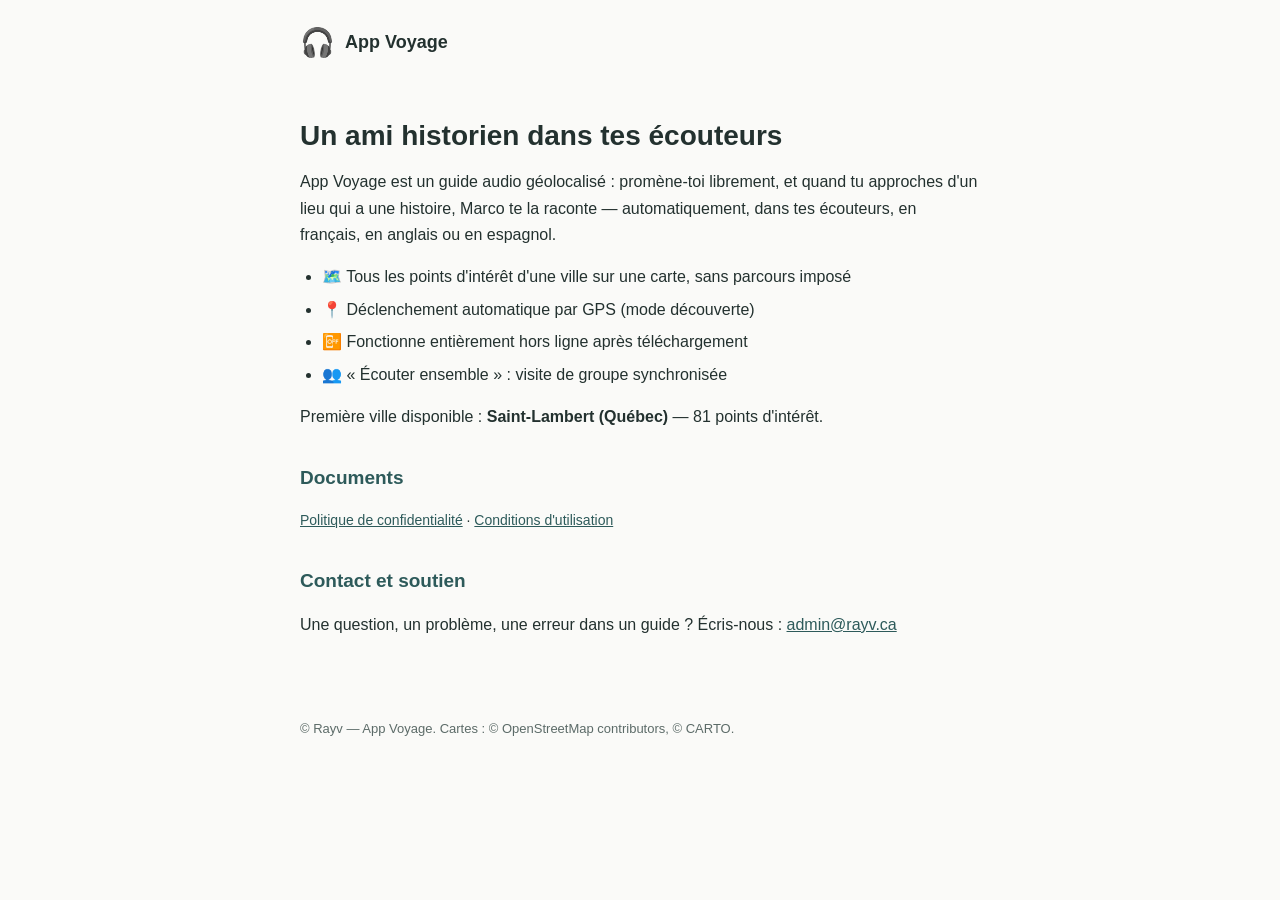
<file: legal/index.html>
<!DOCTYPE html>
<html lang="fr">
<head>
  <meta charset="utf-8">
  <meta name="viewport" content="width=device-width, initial-scale=1">
  <title>App Voyage — Un ami historien dans tes écouteurs</title>
  <link rel="stylesheet" href="style.css">
</head>
<body>
  <header class="site">
    <span class="logo">🎧</span>
    <span class="name">App Voyage</span>
  </header>
  <main>
    <h1>Un ami historien dans tes écouteurs</h1>
    <p>
      App Voyage est un guide audio géolocalisé : promène-toi librement, et
      quand tu approches d'un lieu qui a une histoire, Marco te la raconte —
      automatiquement, dans tes écouteurs, en français, en anglais ou en
      espagnol.
    </p>
    <ul>
      <li>🗺️ Tous les points d'intérêt d'une ville sur une carte, sans
        parcours imposé</li>
      <li>📍 Déclenchement automatique par GPS (mode découverte)</li>
      <li>📴 Fonctionne entièrement hors ligne après téléchargement</li>
      <li>👥 « Écouter ensemble » : visite de groupe synchronisée</li>
    </ul>
    <p>
      Première ville disponible : <strong>Saint-Lambert (Québec)</strong> —
      81 points d'intérêt.
    </p>
    <h2>Documents</h2>
    <p class="nav">
      <a href="confidentialite.html">Politique de confidentialité</a> ·
      <a href="conditions.html">Conditions d'utilisation</a>
    </p>
    <h2>Contact et soutien</h2>
    <p>
      Une question, un problème, une erreur dans un guide ?
      Écris-nous : <a href="mailto:admin@rayv.ca">admin@rayv.ca</a>
    </p>
  </main>
  <footer>© Rayv — App Voyage. Cartes : © OpenStreetMap contributors, © CARTO.</footer>
</body>
</html>
</file>
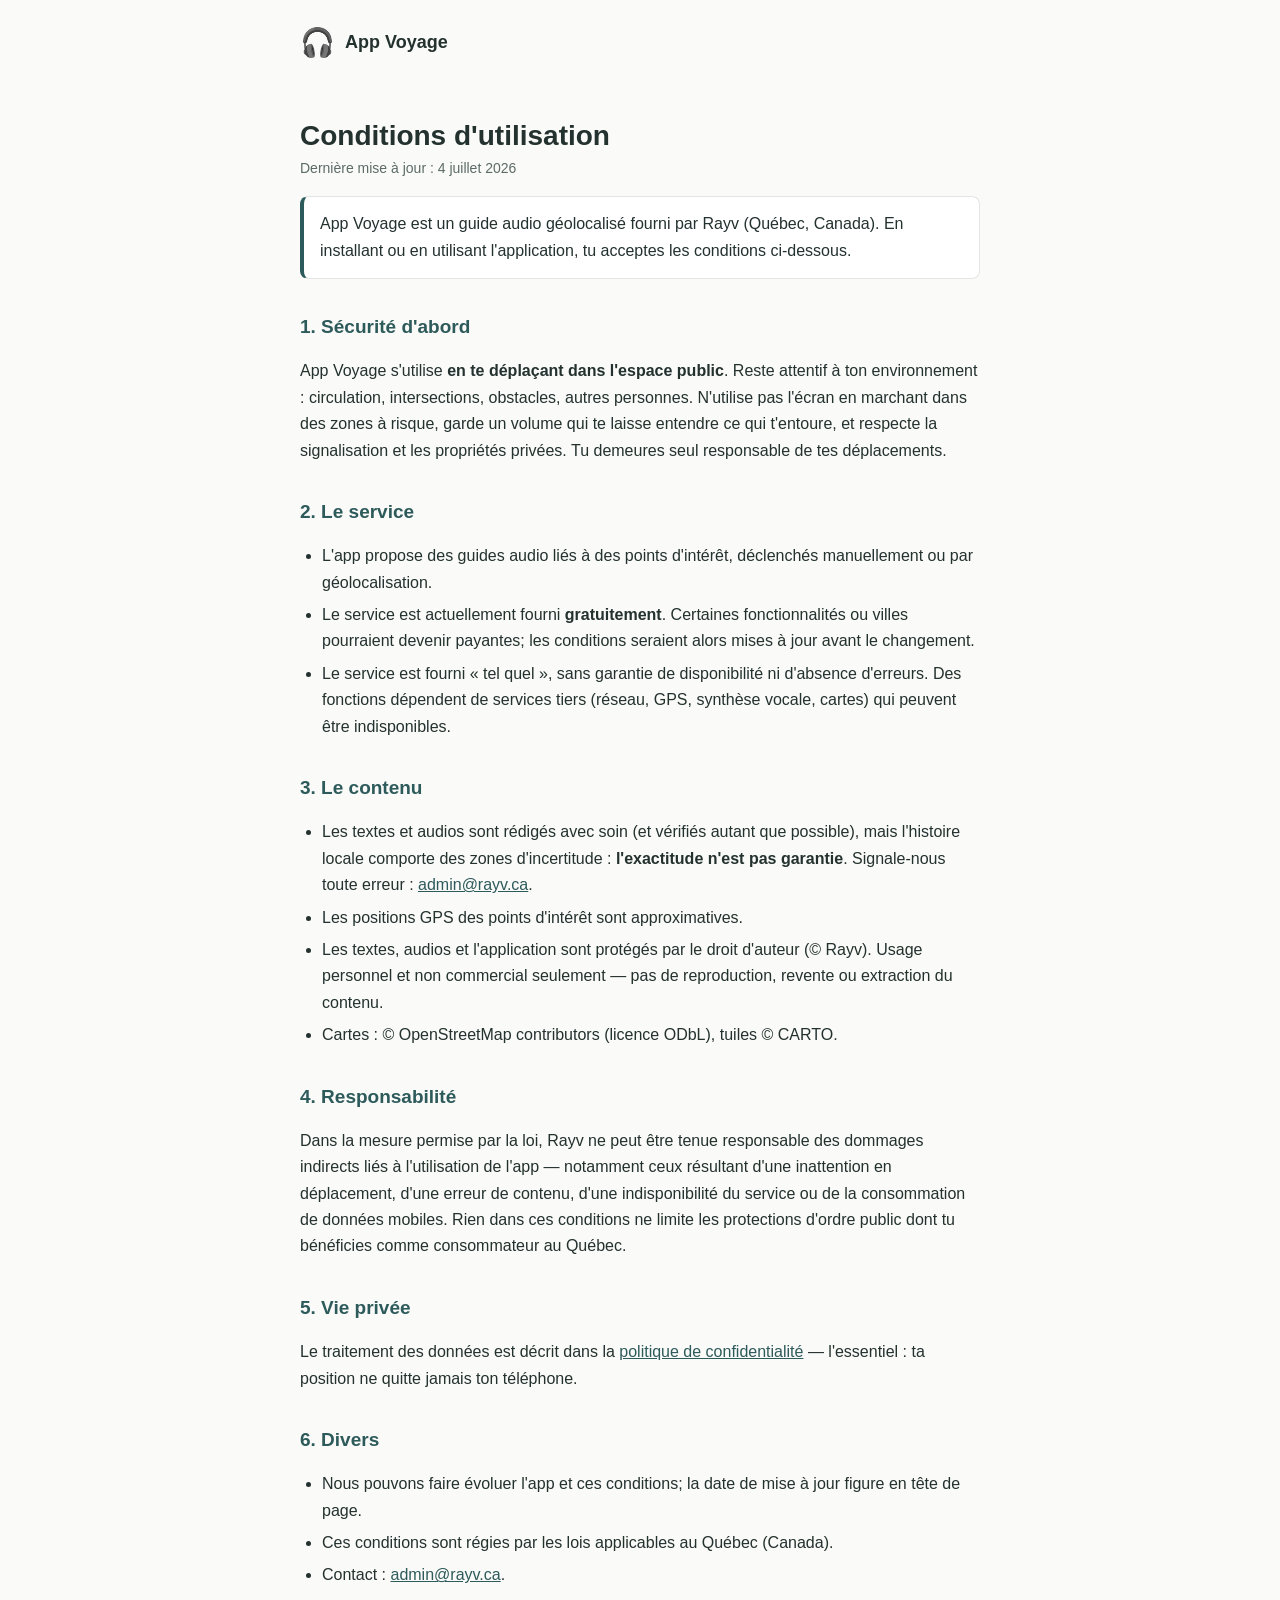
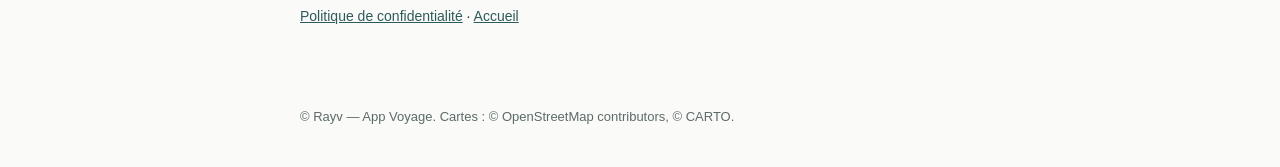
<file: legal/conditions.html>
<!DOCTYPE html>
<html lang="fr">
<head>
  <meta charset="utf-8">
  <meta name="viewport" content="width=device-width, initial-scale=1">
  <title>Conditions d'utilisation — App Voyage</title>
  <link rel="stylesheet" href="style.css">
</head>
<body>
  <header class="site">
    <span class="logo">🎧</span>
    <span class="name"><a href="index.html">App Voyage</a></span>
  </header>
  <main>
    <h1>Conditions d'utilisation</h1>
    <p class="updated">Dernière mise à jour : 4 juillet 2026</p>

    <p class="lead">
      App Voyage est un guide audio géolocalisé fourni par Rayv (Québec,
      Canada). En installant ou en utilisant l'application, tu acceptes les
      conditions ci-dessous.
    </p>

    <h2>1. Sécurité d'abord</h2>
    <p>
      App Voyage s'utilise <strong>en te déplaçant dans l'espace public</strong>.
      Reste attentif à ton environnement : circulation, intersections,
      obstacles, autres personnes. N'utilise pas l'écran en marchant dans
      des zones à risque, garde un volume qui te laisse entendre ce qui
      t'entoure, et respecte la signalisation et les propriétés privées.
      Tu demeures seul responsable de tes déplacements.
    </p>

    <h2>2. Le service</h2>
    <ul>
      <li>L'app propose des guides audio liés à des points d'intérêt,
        déclenchés manuellement ou par géolocalisation.</li>
      <li>Le service est actuellement fourni <strong>gratuitement</strong>.
        Certaines fonctionnalités ou villes pourraient devenir payantes;
        les conditions seraient alors mises à jour avant le changement.</li>
      <li>Le service est fourni « tel quel », sans garantie de
        disponibilité ni d'absence d'erreurs. Des fonctions dépendent de
        services tiers (réseau, GPS, synthèse vocale, cartes) qui peuvent
        être indisponibles.</li>
    </ul>

    <h2>3. Le contenu</h2>
    <ul>
      <li>Les textes et audios sont rédigés avec soin (et vérifiés autant
        que possible), mais l'histoire locale comporte des zones
        d'incertitude : <strong>l'exactitude n'est pas garantie</strong>.
        Signale-nous toute erreur : <a href="mailto:admin@rayv.ca">admin@rayv.ca</a>.</li>
      <li>Les positions GPS des points d'intérêt sont approximatives.</li>
      <li>Les textes, audios et l'application sont protégés par le droit
        d'auteur (© Rayv). Usage personnel et non commercial seulement —
        pas de reproduction, revente ou extraction du contenu.</li>
      <li>Cartes : © OpenStreetMap contributors (licence ODbL), tuiles
        © CARTO.</li>
    </ul>

    <h2>4. Responsabilité</h2>
    <p>
      Dans la mesure permise par la loi, Rayv ne peut être tenue
      responsable des dommages indirects liés à l'utilisation de l'app —
      notamment ceux résultant d'une inattention en déplacement, d'une
      erreur de contenu, d'une indisponibilité du service ou de la
      consommation de données mobiles. Rien dans ces conditions ne limite
      les protections d'ordre public dont tu bénéficies comme consommateur
      au Québec.
    </p>

    <h2>5. Vie privée</h2>
    <p>
      Le traitement des données est décrit dans la
      <a href="confidentialite.html">politique de confidentialité</a> —
      l'essentiel : ta position ne quitte jamais ton téléphone.
    </p>

    <h2>6. Divers</h2>
    <ul>
      <li>Nous pouvons faire évoluer l'app et ces conditions; la date de
        mise à jour figure en tête de page.</li>
      <li>Ces conditions sont régies par les lois applicables au Québec
        (Canada).</li>
      <li>Contact : <a href="mailto:admin@rayv.ca">admin@rayv.ca</a>.</li>
    </ul>

    <p class="nav">
      <a href="confidentialite.html">Politique de confidentialité</a> ·
      <a href="index.html">Accueil</a>
    </p>
  </main>
  <footer>© Rayv — App Voyage. Cartes : © OpenStreetMap contributors, © CARTO.</footer>
</body>
</html>
</file>
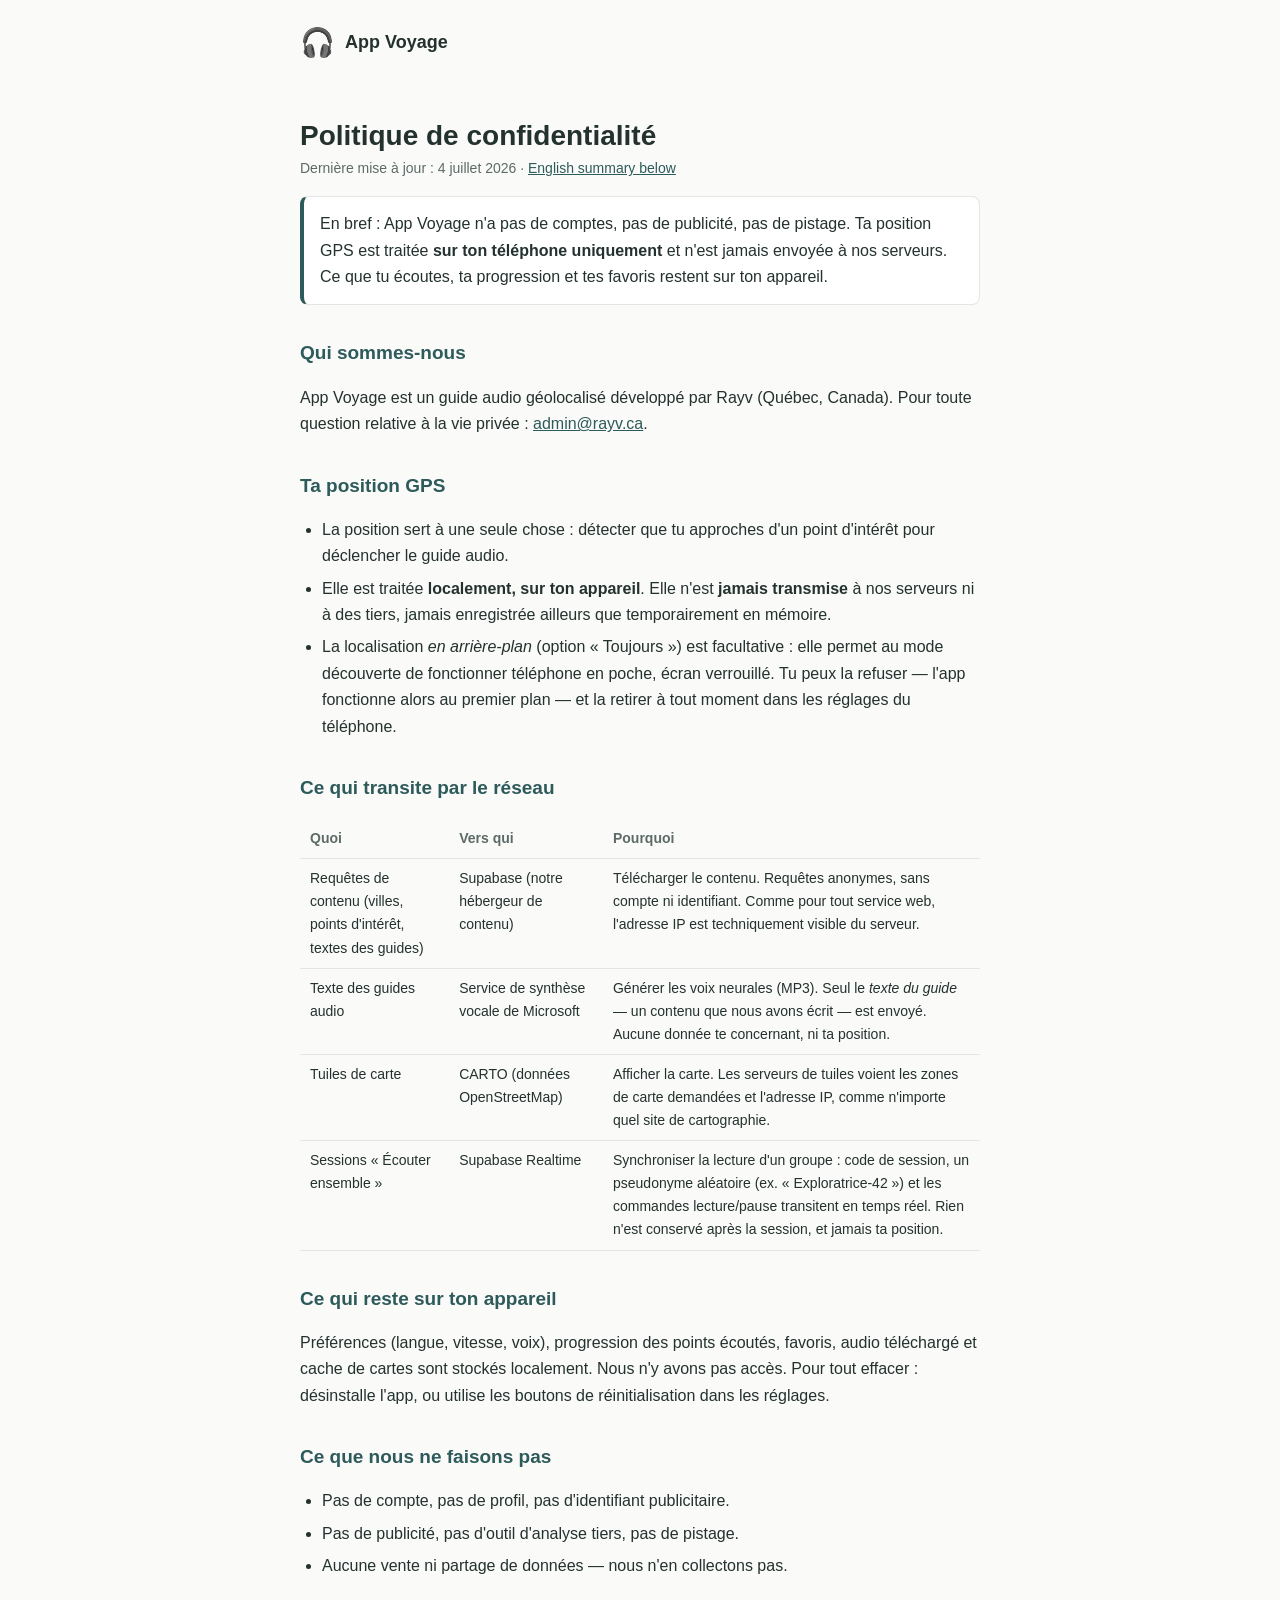
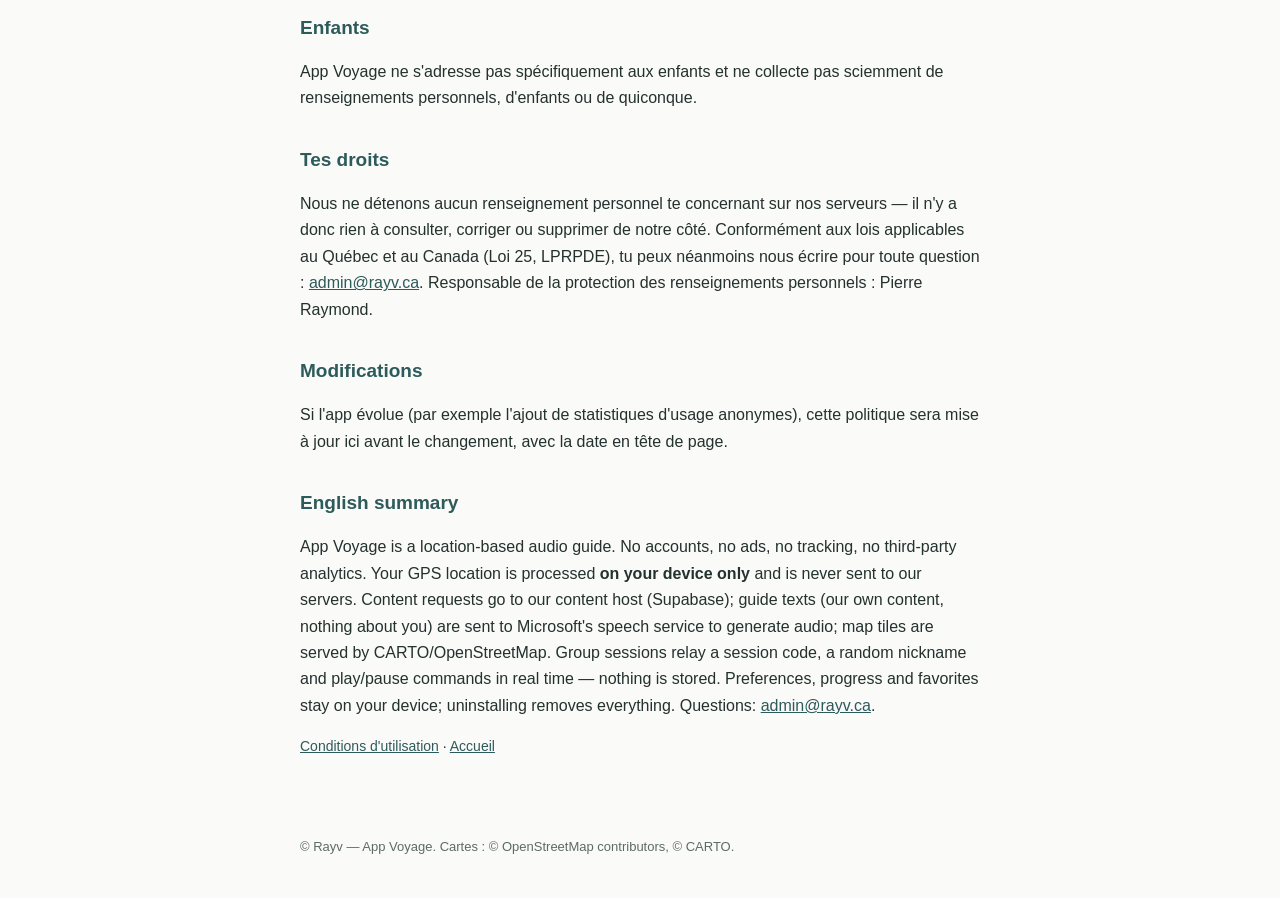
<file: legal/confidentialite.html>
<!DOCTYPE html>
<html lang="fr">
<head>
  <meta charset="utf-8">
  <meta name="viewport" content="width=device-width, initial-scale=1">
  <title>Politique de confidentialité — App Voyage</title>
  <link rel="stylesheet" href="style.css">
</head>
<body>
  <header class="site">
    <span class="logo">🎧</span>
    <span class="name"><a href="index.html">App Voyage</a></span>
  </header>
  <main>
    <h1>Politique de confidentialité</h1>
    <p class="updated">Dernière mise à jour : 4 juillet 2026 · <a href="#english">English summary below</a></p>

    <p class="lead">
      En bref : App Voyage n'a pas de comptes, pas de publicité, pas de
      pistage. Ta position GPS est traitée <strong>sur ton téléphone
      uniquement</strong> et n'est jamais envoyée à nos serveurs. Ce que tu
      écoutes, ta progression et tes favoris restent sur ton appareil.
    </p>

    <h2>Qui sommes-nous</h2>
    <p>
      App Voyage est un guide audio géolocalisé développé par Rayv
      (Québec, Canada). Pour toute question relative à la vie privée :
      <a href="mailto:admin@rayv.ca">admin@rayv.ca</a>.
    </p>

    <h2>Ta position GPS</h2>
    <ul>
      <li>La position sert à une seule chose : détecter que tu approches
        d'un point d'intérêt pour déclencher le guide audio.</li>
      <li>Elle est traitée <strong>localement, sur ton appareil</strong>.
        Elle n'est <strong>jamais transmise</strong> à nos serveurs ni à des
        tiers, jamais enregistrée ailleurs que temporairement en mémoire.</li>
      <li>La localisation <em>en arrière-plan</em> (option « Toujours ») est
        facultative : elle permet au mode découverte de fonctionner
        téléphone en poche, écran verrouillé. Tu peux la refuser — l'app
        fonctionne alors au premier plan — et la retirer à tout moment dans
        les réglages du téléphone.</li>
    </ul>

    <h2>Ce qui transite par le réseau</h2>
    <table>
      <tr><th>Quoi</th><th>Vers qui</th><th>Pourquoi</th></tr>
      <tr>
        <td>Requêtes de contenu (villes, points d'intérêt, textes des guides)</td>
        <td>Supabase (notre hébergeur de contenu)</td>
        <td>Télécharger le contenu. Requêtes anonymes, sans compte ni
          identifiant. Comme pour tout service web, l'adresse IP est
          techniquement visible du serveur.</td>
      </tr>
      <tr>
        <td>Texte des guides audio</td>
        <td>Service de synthèse vocale de Microsoft</td>
        <td>Générer les voix neurales (MP3). Seul le <em>texte du guide</em>
          — un contenu que nous avons écrit — est envoyé. Aucune donnée te
          concernant, ni ta position.</td>
      </tr>
      <tr>
        <td>Tuiles de carte</td>
        <td>CARTO (données OpenStreetMap)</td>
        <td>Afficher la carte. Les serveurs de tuiles voient les zones de
          carte demandées et l'adresse IP, comme n'importe quel site de
          cartographie.</td>
      </tr>
      <tr>
        <td>Sessions « Écouter ensemble »</td>
        <td>Supabase Realtime</td>
        <td>Synchroniser la lecture d'un groupe : code de session, un
          pseudonyme aléatoire (ex. « Exploratrice-42 ») et les commandes
          lecture/pause transitent en temps réel. Rien n'est conservé après
          la session, et jamais ta position.</td>
      </tr>
    </table>

    <h2>Ce qui reste sur ton appareil</h2>
    <p>
      Préférences (langue, vitesse, voix), progression des points écoutés,
      favoris, audio téléchargé et cache de cartes sont stockés localement.
      Nous n'y avons pas accès. Pour tout effacer : désinstalle l'app, ou
      utilise les boutons de réinitialisation dans les réglages.
    </p>

    <h2>Ce que nous ne faisons pas</h2>
    <ul>
      <li>Pas de compte, pas de profil, pas d'identifiant publicitaire.</li>
      <li>Pas de publicité, pas d'outil d'analyse tiers, pas de pistage.</li>
      <li>Aucune vente ni partage de données — nous n'en collectons pas.</li>
    </ul>

    <h2>Enfants</h2>
    <p>
      App Voyage ne s'adresse pas spécifiquement aux enfants et ne collecte
      pas sciemment de renseignements personnels, d'enfants ou de quiconque.
    </p>

    <h2>Tes droits</h2>
    <p>
      Nous ne détenons aucun renseignement personnel te concernant sur nos
      serveurs — il n'y a donc rien à consulter, corriger ou supprimer de
      notre côté. Conformément aux lois applicables au Québec et au Canada
      (Loi 25, LPRPDE), tu peux néanmoins nous écrire pour toute question :
      <a href="mailto:admin@rayv.ca">admin@rayv.ca</a>. Responsable de la
      protection des renseignements personnels : Pierre Raymond.
    </p>

    <h2>Modifications</h2>
    <p>
      Si l'app évolue (par exemple l'ajout de statistiques d'usage
      anonymes), cette politique sera mise à jour ici avant le changement,
      avec la date en tête de page.
    </p>

    <h2 id="english">English summary</h2>
    <p>
      App Voyage is a location-based audio guide. No accounts, no ads, no
      tracking, no third-party analytics. Your GPS location is processed
      <strong>on your device only</strong> and is never sent to our servers.
      Content requests go to our content host (Supabase); guide texts (our
      own content, nothing about you) are sent to Microsoft's speech service
      to generate audio; map tiles are served by CARTO/OpenStreetMap. Group
      sessions relay a session code, a random nickname and play/pause
      commands in real time — nothing is stored. Preferences, progress and
      favorites stay on your device; uninstalling removes everything.
      Questions: <a href="mailto:admin@rayv.ca">admin@rayv.ca</a>.
    </p>

    <p class="nav">
      <a href="conditions.html">Conditions d'utilisation</a> ·
      <a href="index.html">Accueil</a>
    </p>
  </main>
  <footer>© Rayv — App Voyage. Cartes : © OpenStreetMap contributors, © CARTO.</footer>
</body>
</html>
</file>
<file: legal/style.css>
/* Pages légales App Voyage — style partagé, lisible mobile, clair/sombre */
:root {
  --bg: #fafaf8;
  --fg: #23312f;
  --muted: #5c6b68;
  --accent: #2d5a5a;
  --card: #ffffff;
  --border: #e3e6e3;
}
@media (prefers-color-scheme: dark) {
  :root {
    --bg: #161d1c;
    --fg: #e8ecea;
    --muted: #9fb0ac;
    --accent: #7fc4c4;
    --card: #1e2726;
    --border: #2e3a38;
  }
}
* { box-sizing: border-box; }
body {
  margin: 0;
  background: var(--bg);
  color: var(--fg);
  font-family: -apple-system, BlinkMacSystemFont, "Segoe UI", Roboto, sans-serif;
  line-height: 1.65;
}
main {
  max-width: 720px;
  margin: 0 auto;
  padding: 24px 20px 64px;
}
header.site {
  display: flex;
  align-items: center;
  gap: 10px;
  padding: 20px;
  max-width: 720px;
  margin: 0 auto;
}
header.site .logo { font-size: 28px; }
header.site .name { font-weight: 800; font-size: 18px; }
header.site a { color: inherit; text-decoration: none; }
h1 { font-size: 28px; line-height: 1.25; margin: 8px 0 4px; }
h2 { font-size: 19px; margin-top: 32px; color: var(--accent); }
p.updated { color: var(--muted); font-size: 14px; margin-top: 0; }
p.lead {
  background: var(--card);
  border: 1px solid var(--border);
  border-left: 4px solid var(--accent);
  border-radius: 8px;
  padding: 14px 16px;
}
ul { padding-left: 22px; }
li { margin: 6px 0; }
a { color: var(--accent); }
footer {
  max-width: 720px;
  margin: 0 auto;
  padding: 0 20px 40px;
  color: var(--muted);
  font-size: 13px;
}
.nav { margin-top: 12px; font-size: 14px; }
table { border-collapse: collapse; width: 100%; font-size: 14px; }
th, td { text-align: left; padding: 8px 10px; border-bottom: 1px solid var(--border); vertical-align: top; }
th { color: var(--muted); font-weight: 600; }
</file>
